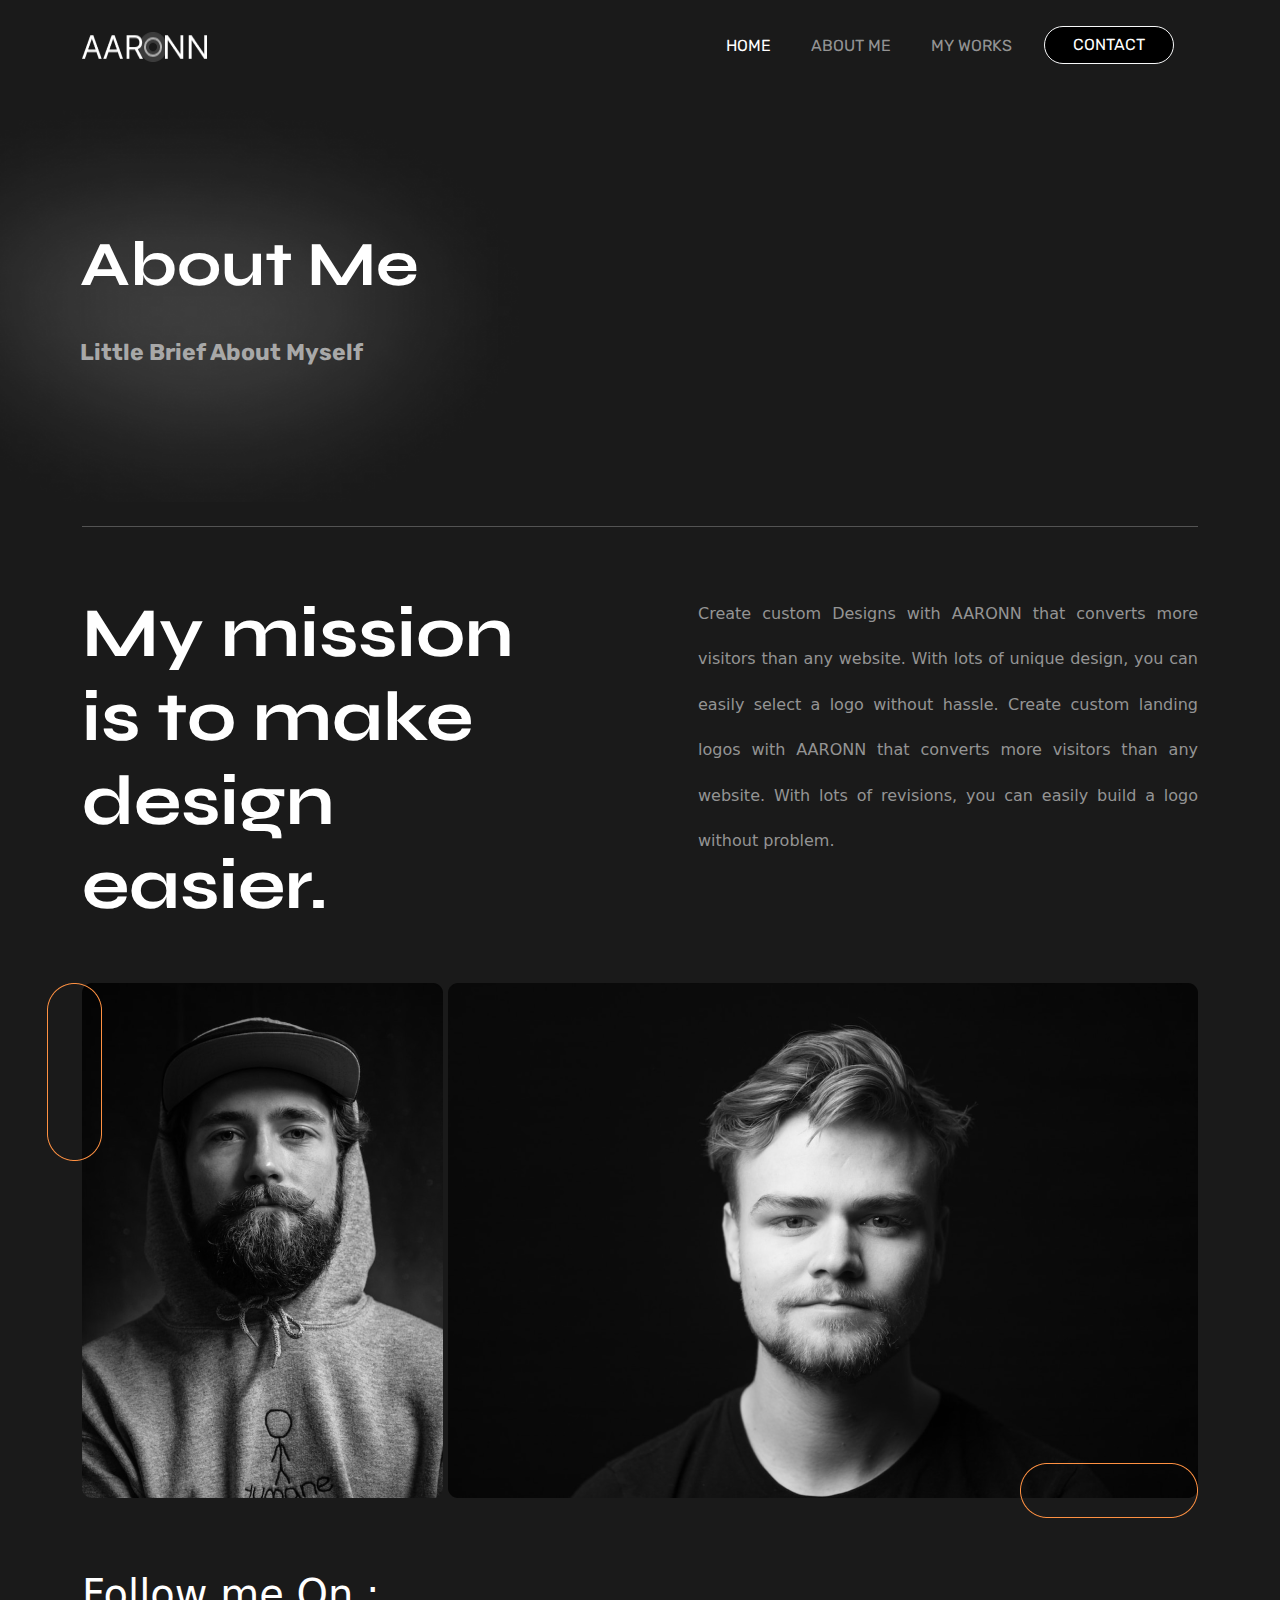
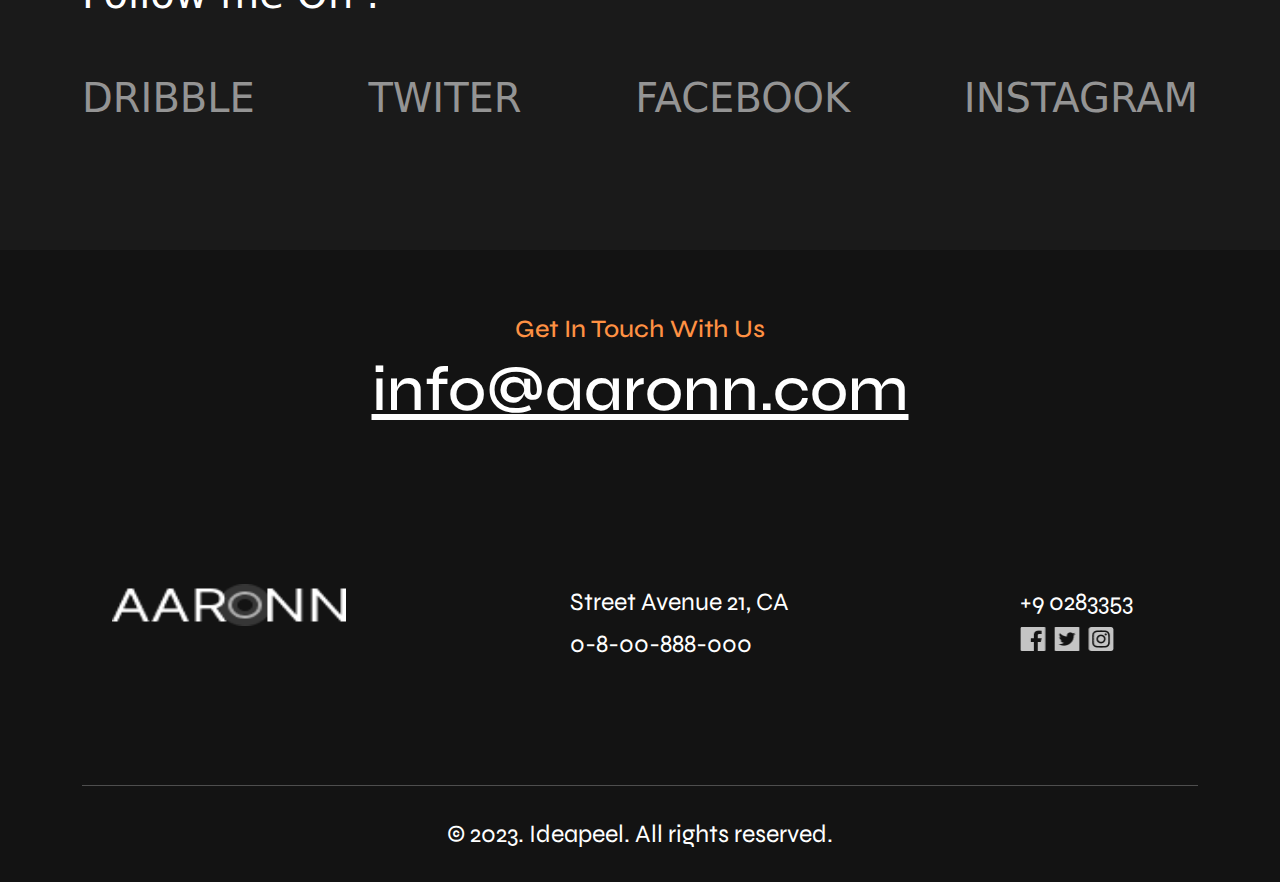
<file: about-me.html>
<!doctype html>
<html lang="en">
    <head>
        <meta charset="utf-8">
        <meta name="viewport" content="width=device-width, initial-scale=1">
        <title>About Me</title>
        <link href="https://cdn.jsdelivr.net/npm/bootstrap@5.3.3/dist/css/bootstrap.min.css" rel="stylesheet" integrity="sha384-QWTKZyjpPEjISv5WaRU9OFeRpok6YctnYmDr5pNlyT2bRjXh0JMhjY6hW+ALEwIH" crossorigin="anonymous">
        <link rel="preconnect" href="https://fonts.googleapis.com">
        <link rel="preconnect" href="https://fonts.gstatic.com" crossorigin>
        <link href="https://fonts.googleapis.com/css2?family=Inter:ital,opsz,wght@0,14..32,100..900;1,14..32,100..900&family=Rubik:ital,wght@0,300..900;1,300..900&family=Syne:wght@400..800&display=swap" rel="stylesheet">
        <link rel="stylesheet" href="style.css" type="text/css">
    </head>

  <body>
    <nav id="home" class="navbar navbar-expand-lg mt-3" data-bs-theme="dark">
      <div class="container">
          <a class="navbar-brand">
              <img src="img/Brand-logo.png" alt="Logo" width="125" height="30" class="d-inline-block align-text-top">
          </a>
          <button class="navbar-toggler" type="button" data-bs-toggle="collapse" data-bs-target="#navbarNav" aria-controls="navbarNav" aria-expanded="false" aria-label="Toggle navigation">
              <span class="navbar-toggler-icon"></span>
          </button>
          <div class="collapse navbar-collapse" id="navbarNav">
              <ul class="navbar-nav ms-auto">
                  <li class="nav-item me-4">
                      <a class="nav-link active" aria-current="page" href="index.html#home">HOME</a>
                  </li>
                  <li class="nav-item me-4">
                      <a class="nav-link" href="about-me.html">ABOUT ME</a>
                  </li>
                  <li class="nav-item me-4">
                      <a class="nav-link" href="works.html">MY WORKS</a>
                  </li>
                  <li class="nav-item me-4">
                      <a type="button" href="contact-me.html" class="btn btn-outline-light text-white rounded-pill custom-width">CONTACT</a>
                  </li>
              </ul>
          </div>
      </div>
    </nav>            

    <div id="about" class="about">
      <div class="row">
          <div class="col-md-6 text-align" style="margin-left: 80px;">
              <br>
              <h1><b>About Me</b></h1>
              <br>
              <p><b>Little Brief About Myself</b></p> 
          </div>
          <div class="col-md-3" style="margin-left: 90px;">
          </div>
      </div>
    </div>

    <div class="aboutlist">
      <div class="container mt-4">
          <hr style="color: white;">
          <br>
          <br>
          <div class="d-flex gap-5 justify-content-between flex-wrap">
            <div class="">
              <h1 style="font-size: 70px">
              My mission
              <br> is to make
              <br> design 
              <br> easier.
              </h1>
            </div>
            <div class="col-md-3" style="width: 500px">
              <p style="color: #949494; line-height: 1.2cm; text-align: justify">
                Create custom Designs with AARONN that converts more visitors than
                any website. With lots of unique design, you can easily select a
                logo without hassle. Create custom landing logos with AARONN that
                converts more visitors than any website. With lots of revisions, you
                can easily build a logo without problem.
              </p>
            </div>
          </div>
      </div>
    </div>

    <br /><br />

    <div class="container">
      <div class="d-flex gap-5 justify-content-between">
        <div class="image-container" style="position: relative">
          <!-- Add z-index to rectangle to place it above vector -->
          <img src="./img/bulat-atas.png" alt="" class="rectangle" style="right: -20px; position: absolute; z-index: 2">
          <img src="./img/Vector.png" alt="" class="vector" style="position: absolute; z-index: 1">
        </div>
        <div class="image-container" style="position: relative;">
          <img src="./img/Rectangle 363.png" alt="" class="rectangle" style="bottom: -20px; right: 0px; position: absolute; z-index: 2">
          <img src="./img/Vector (1).png" alt="" class="vector">
        </div>
      </div>
    </div>
    

    <br><br>
    <div class="container py-4" style="font-family:  sans-serif,; color: #FFFFFF;" >
      <h1>Follow me On :</h1>
    </div>

    <div class="container py-4 d-flex justify-content-between" style="color: #949494;">
        <h1>DRIBBLE</h1>
        <h1>TWITER</h1>
        <H1>FACEBOOK</H1>
        <h1>INSTAGRAM</h1>
    </div>


    <br><br>
    <div id="contact" class="contact mt-5">
        <div class="container">
            <h3>Get In Touch With Us</p>
            <h1><u>info@aaronn.com</u></h1>
            <br>
            <br>
            <div class="row" style="padding: 100px 30px;">
                <div class="col-md-4">
                    <img src="img/Brand-logo.png" alt="Logo" width="234" height="42">
                </div>
                <div class="col-md-4" style="padding-left:110px">
                    <p>Street Avenue 21, CA</p>
                    <p>0-8-00-888-000</p>
                </div>
                <div class="col-md-4" style="padding-left:200px">
                    <p>+9 0283353</p>
                    <img src="img/Group 6.png" alt="Logo" width="94" height="24">
                </div>
            </div>
            <hr style="color: white;">
            <p class="footer">© 2023. Ideapeel. All rights reserved. </p>
            <br>
        </div>
    </div>

    <script
      src="https://cdn.jsdelivr.net/npm/bootstrap@5.3.3/dist/js/bootstrap.bundle.min.js"
      integrity="sha384-wQNH0Q7YTdFd4fG93VbHO7pxJxiBlpZ9jURyF45zd6z4CdTMSguf7MtrKpsDxiKN"
      crossorigin="anonymous"
    ></script>
  </body>
</html>
</file>
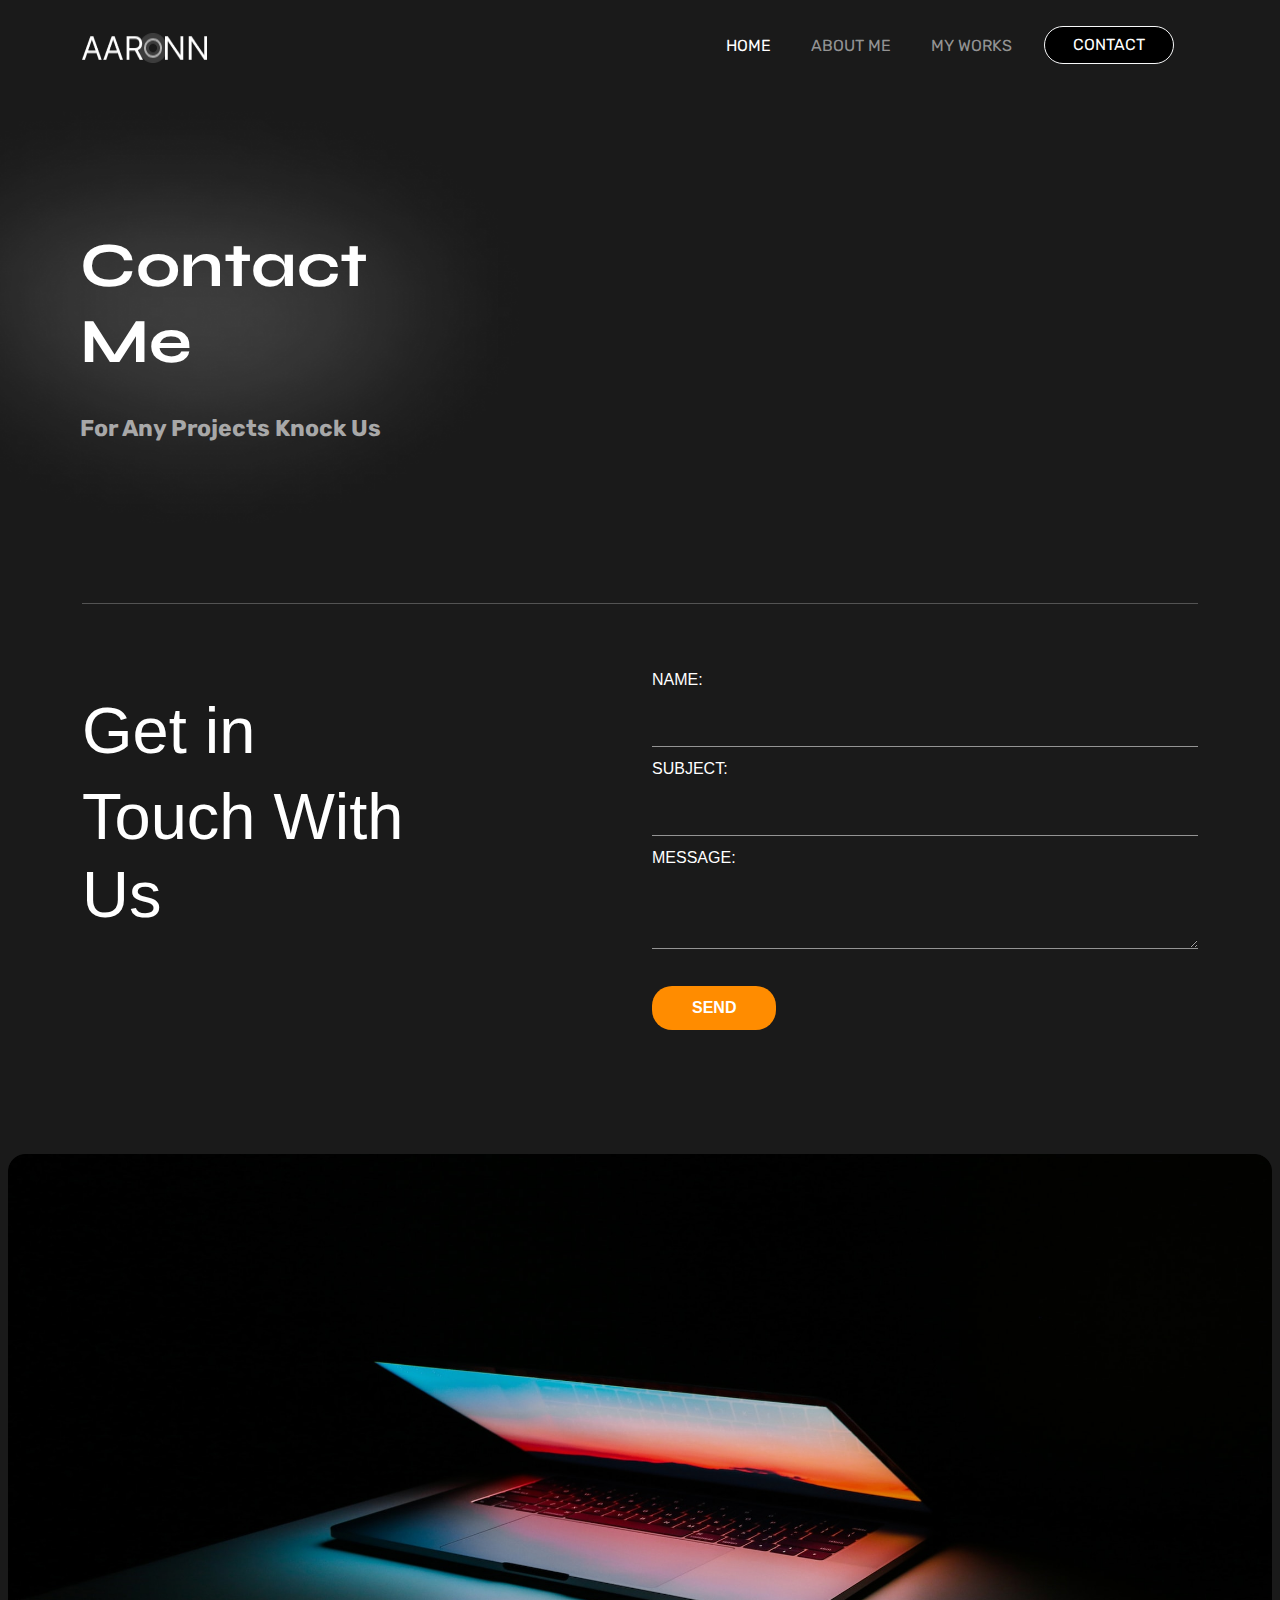
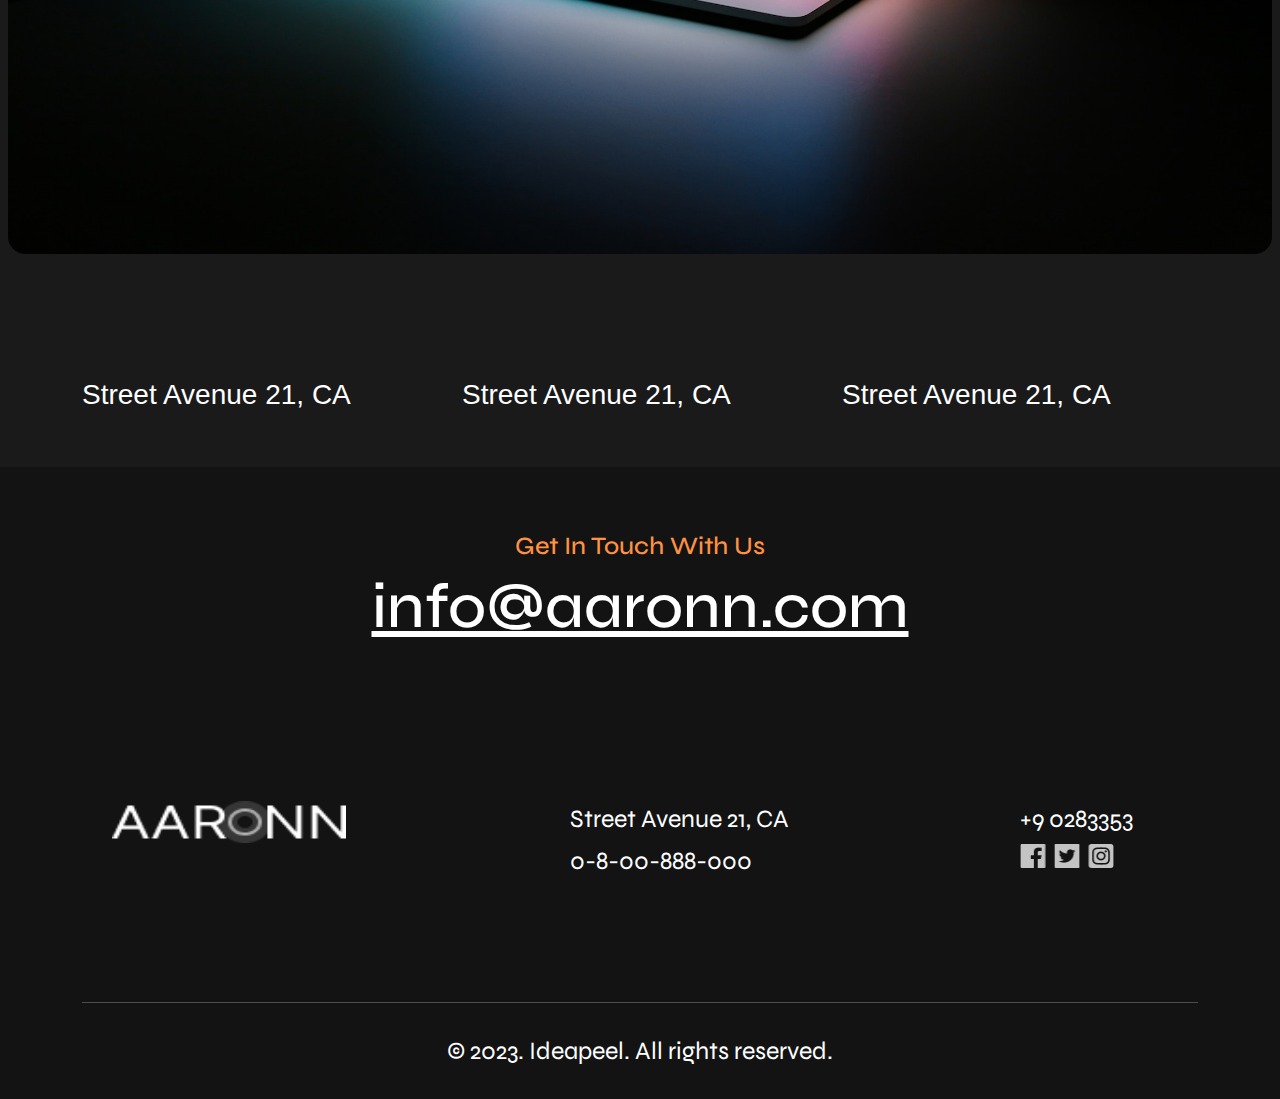
<file: contact-me.html>
<!doctype html>
<html lang="en">
    <head>
        <meta charset="utf-8">
        <meta name="viewport" content="width=device-width, initial-scale=1">
        <title>Contact Me</title>
        <link href="https://cdn.jsdelivr.net/npm/bootstrap@5.3.3/dist/css/bootstrap.min.css" rel="stylesheet" integrity="sha384-QWTKZyjpPEjISv5WaRU9OFeRpok6YctnYmDr5pNlyT2bRjXh0JMhjY6hW+ALEwIH" crossorigin="anonymous">
        <link rel="preconnect" href="https://fonts.googleapis.com">
        <link rel="preconnect" href="https://fonts.gstatic.com" crossorigin>
        <link href="https://fonts.googleapis.com/css2?family=Rubik:ital,wght@0,300..900;1,300..900&family=Syne:wght@400..800&display=swap" rel="stylesheet">
        <link rel="stylesheet" href="style.css" type="text/css">
        <link rel="stylesheet" href="contact-me.css" type="text/css">
    </head>

    <body>
            <nav id="home" class="navbar navbar-expand-lg mt-3" data-bs-theme="dark">
                <div class="container">
                    <a class="navbar-brand">
                        <img src="img/Brand-logo.png" alt="Logo" width="125" height="30" class="d-inline-block align-text-top">
                    </a>
                    <button class="navbar-toggler" type="button" data-bs-toggle="collapse" data-bs-target="#navbarNav" aria-controls="navbarNav" aria-expanded="false" aria-label="Toggle navigation">
                        <span class="navbar-toggler-icon"></span>
                    </button>
                    <div class="collapse navbar-collapse" id="navbarNav">
                        <ul class="navbar-nav ms-auto">
                            <li class="nav-item me-4">
                                <a class="nav-link active" aria-current="page" href="index.html">HOME</a>
                            </li>
                            <li class="nav-item me-4">
                                <a class="nav-link" href="about-me.html">ABOUT ME</a>
                            </li>
                            <li class="nav-item me-4">
                                <a class="nav-link" href="works.html">MY WORKS</a>
                            </li>
                            <li class="nav-item me-4">
                                <a type="button" href="contact-me.html" class="btn btn-outline-light text-white rounded-pill custom-width">CONTACT</a>
                            </li>
                        </ul>
                    </div>
                </div>
            </nav> 
            
            
            <div id="contact1" class="contact1">
                <div class="row">
                    <div class="col-md-6 text-align" style="margin-left: 80px;">
                        <br>
                        <h1><b>Contact Me</b></h1>
                        <br>
                        <p><b>For Any Projects Knock Us</b></p> 
                    </div>
                    <div class="col-md-3" style="margin-left: 90px;">
                    </div>
                </div>
            </div>
            
            <div id="contact1">
                <div class="container mt-4">
                    <hr style="color: white;">
                    <br>
                    <br>
                    <div class="row">
                        <div class="col-md-6 text-align">
                            <br>
                            <h1 class="text-white" style="font-size: 65px; ">Get in</h1>
                            <h1 class="text-white" style="font-size: 65px;">Touch With <br> Us</h1>
                            <br>
                        </div>
                        <div class="col-md-6">
                            <form action="/action_page.php">
                                <label for="name">NAME:</label><br>
                                <input type="text" id="name" name="name"><br>
                            
                                <label for="subject">SUBJECT:</label><br>
                                <input type="text" id="subject" name="subject"><br>
                            
                                <label for="message">MESSAGE:</label><br>
                                <textarea id="message" name="message"></textarea><br>
                            
                                <input type="submit" value="SEND">
                            </form>
                        </div>
                    </div>
                </div>
            </div>

            <div class="container d-flex justify-content-center align-items-center" style="height: 100vh;">
                <img src="./img/Rectangle 6.png" class="mt-5 rounded-3" alt="" style="height: 700px;">
            </div>

            <br>
            <br>

            <div class="container">
                <div class="row">
                    <div class="col-4">
                        <h3>Street Avenue 21, CA</h3>
                    </div>
                    <div class="col-4">
                        <h3>Street Avenue 21, CA</h3>
                    </div>
                    <div class="col-4">
                        <h3>Street Avenue 21, CA</h3>
                    </div>
                </div>
            </div>
            
            <div id="contact" class="contact mt-5">
                <div class="container">
                    <h3>Get In Touch With Us</p>
                    <h1><u>info@aaronn.com</u></h1>
                    <br>
                    <br>
                    <div class="row" style="padding: 100px 30px;">
                        <div class="col-md-4">
                            <img src="img/Brand-logo.png" alt="Logo" width="234" height="42">
                        </div>
                        <div class="col-md-4" style="padding-left:110px">
                            <p>Street Avenue 21, CA</p>
                            <p>0-8-00-888-000</p>
                        </div>
                        <div class="col-md-4" style="padding-left:200px">
                            <p>+9 0283353</p>
                            <img src="img/Group 6.png" alt="Logo" width="94" height="24">
                        </div>
                    </div>
                    <hr style="color: white;">
                    <p class="footer">© 2023. Ideapeel. All rights reserved. </p>
                    <br>
                </div>
            </div>
            
    </body>
    
    <script src="https://cdn.jsdelivr.net/npm/@popperjs/core@2.11.8/dist/umd/popper.min.js" integrity="sha384-I7E8VVD/ismYTF4hNIPjVp/Zjvgyol6VFvRkX/vR+Vc4jQkC+hVqc2pM8ODewa9r" crossorigin="anonymous"></script>
    <script src="https://cdn.jsdelivr.net/npm/bootstrap@5.3.3/dist/js/bootstrap.min.js" integrity="sha384-0pUGZvbkm6XF6gxjEnlmuGrJXVbNuzT9qBBavbLwCsOGabYfZo0T0to5eqruptLy" crossorigin="anonymous"></script>

</html>
</file>
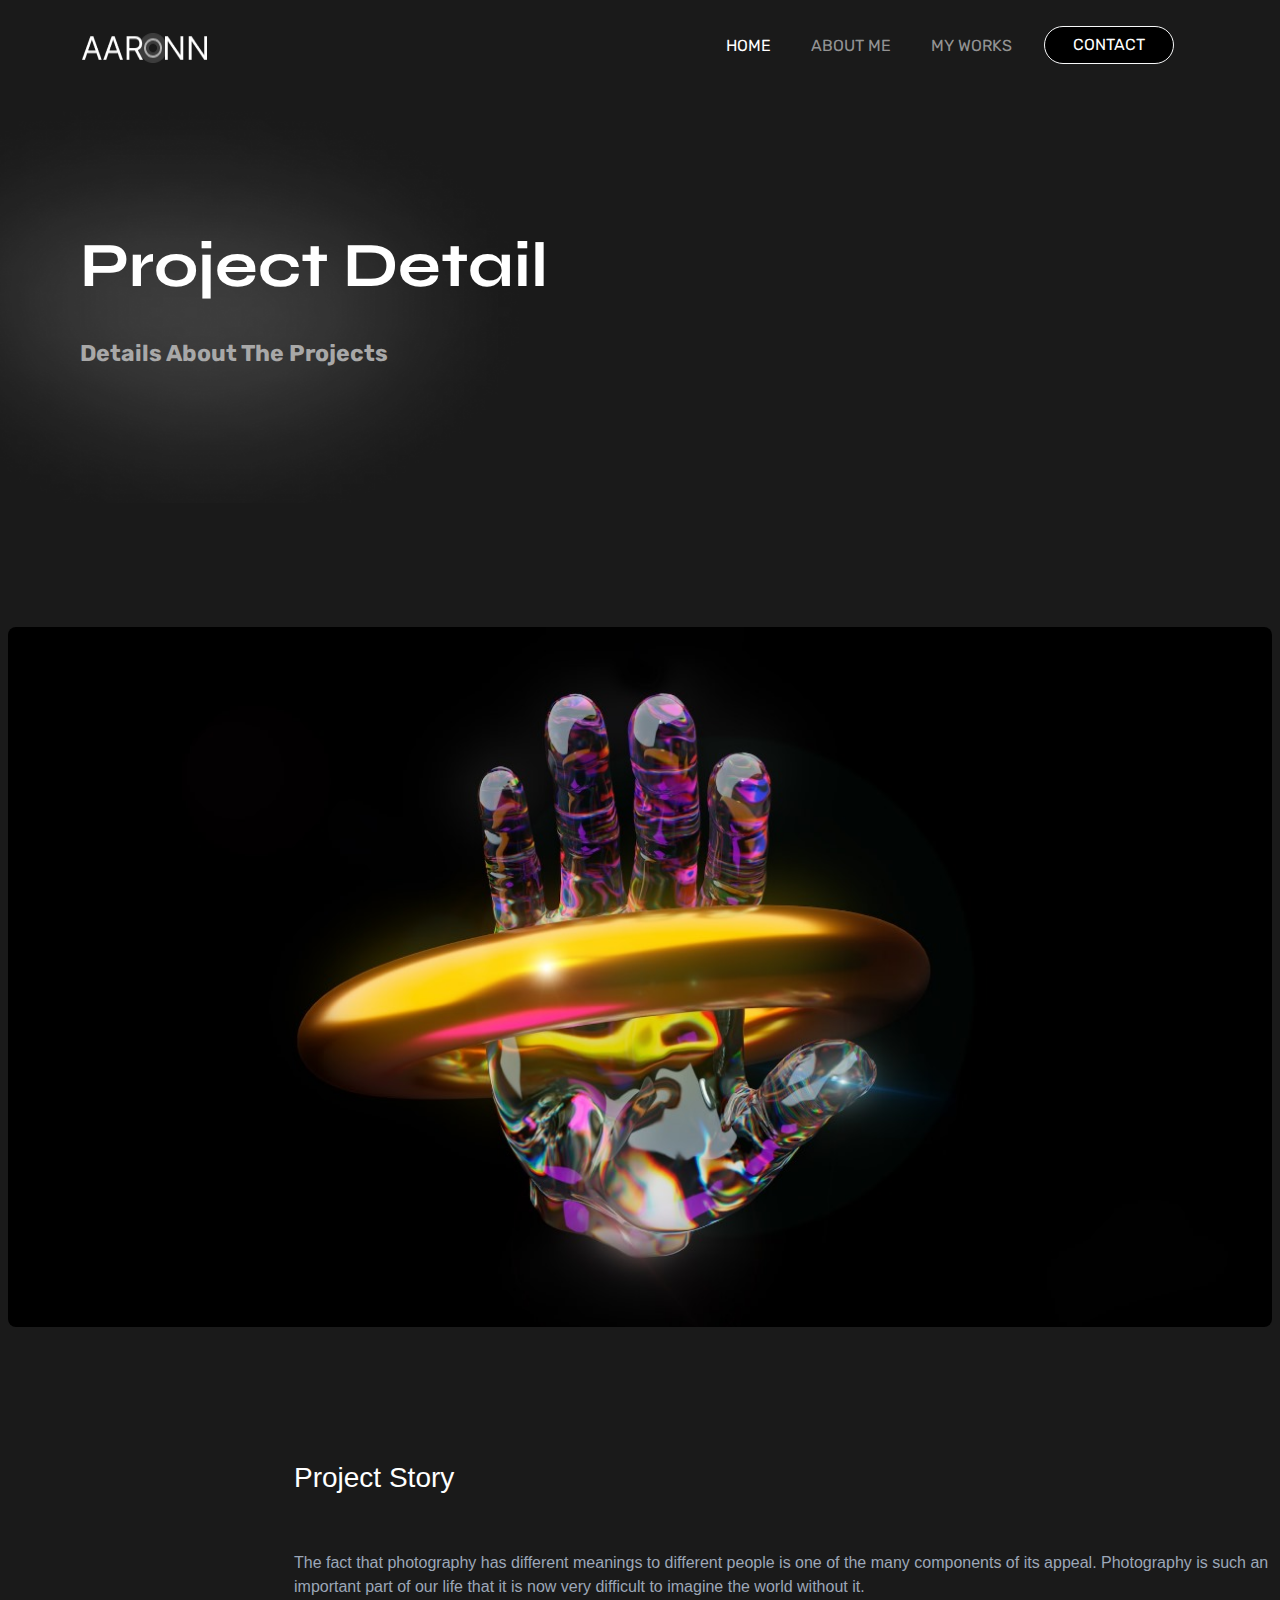
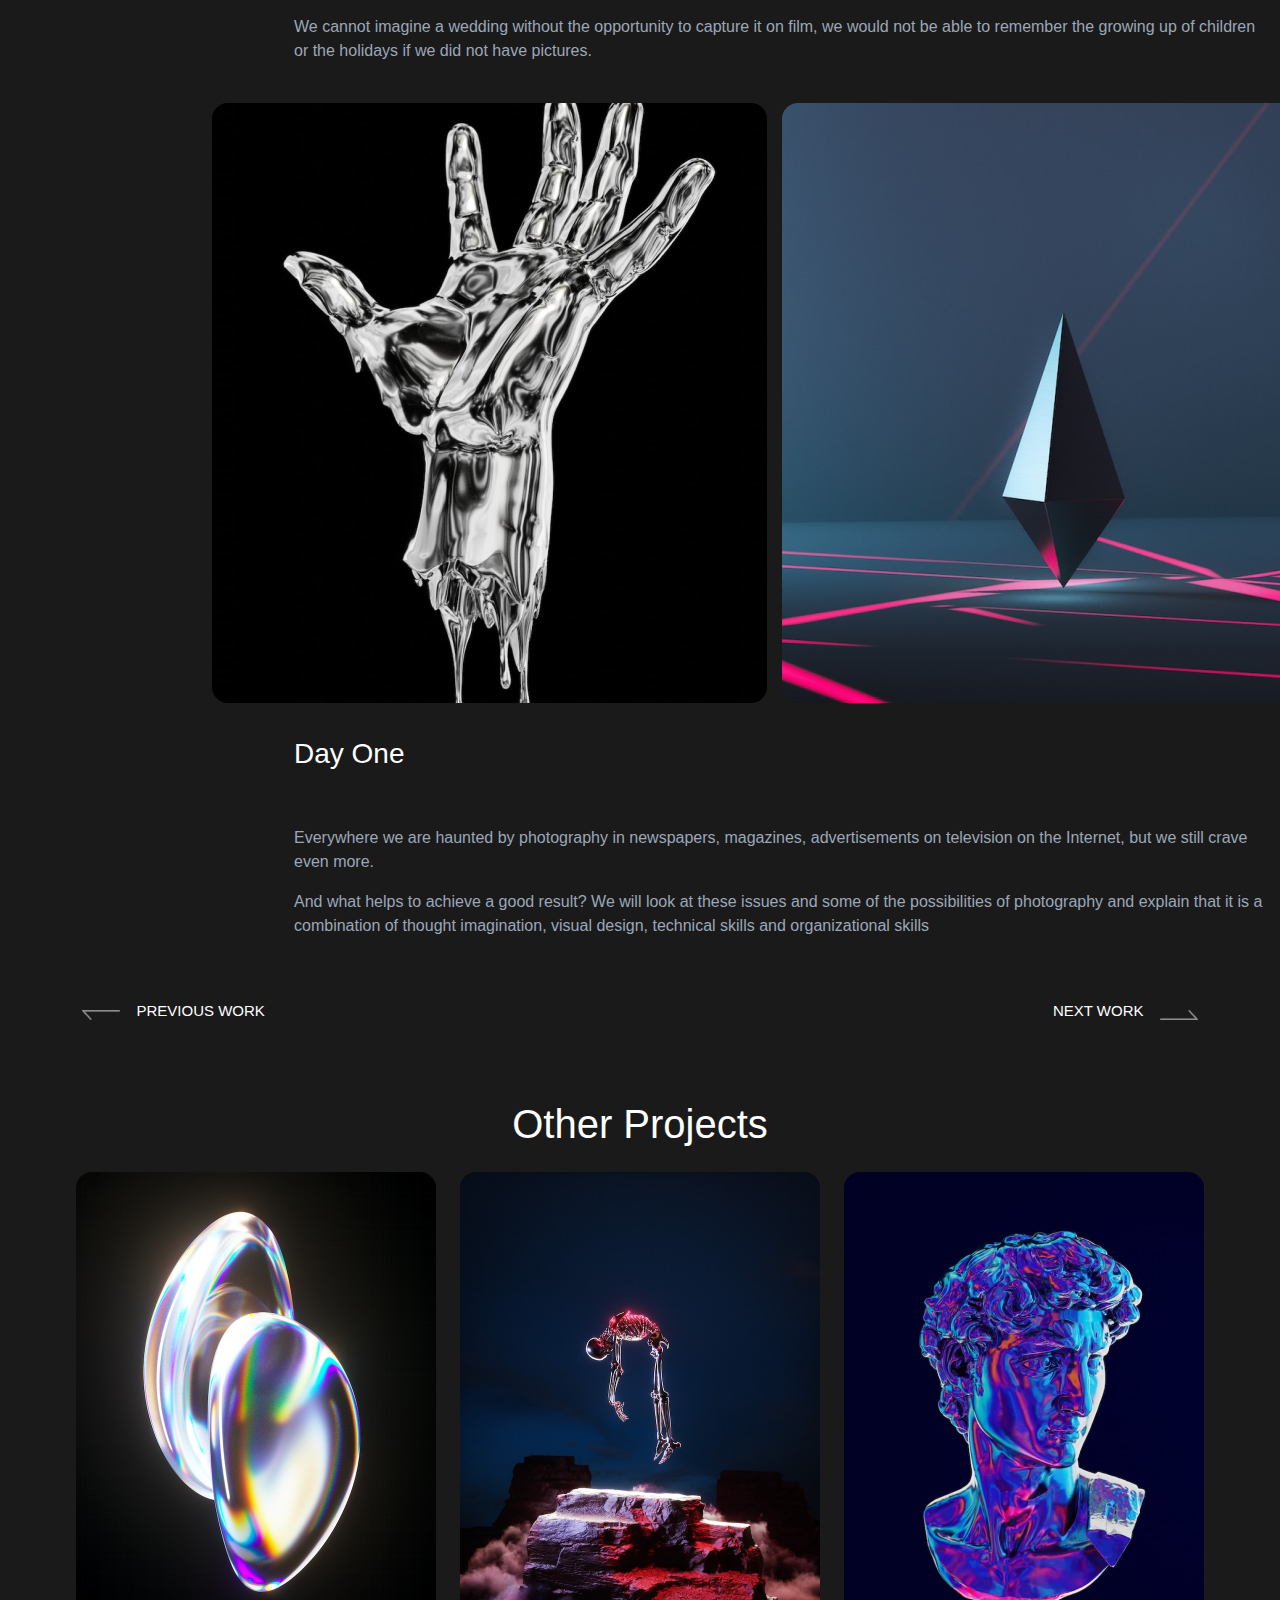
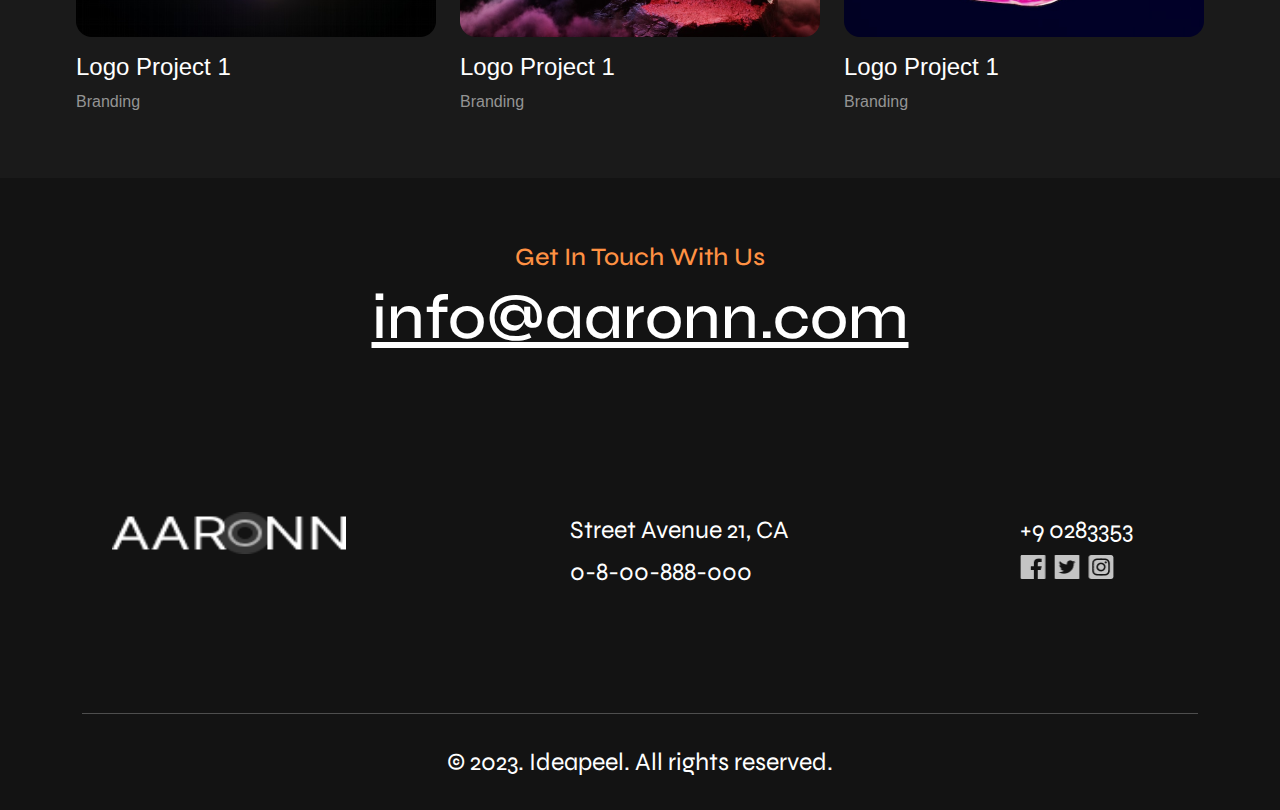
<file: project-detail.html>
<!doctype html>
<html lang="en">
    <head>
        <meta charset="utf-8">
        <meta name="viewport" content="width=device-width, initial-scale=1">
        <title>Project Detail</title>
        <link href="https://cdn.jsdelivr.net/npm/bootstrap@5.3.3/dist/css/bootstrap.min.css" rel="stylesheet" integrity="sha384-QWTKZyjpPEjISv5WaRU9OFeRpok6YctnYmDr5pNlyT2bRjXh0JMhjY6hW+ALEwIH" crossorigin="anonymous">
        <link rel="preconnect" href="https://fonts.googleapis.com">
        <link rel="preconnect" href="https://fonts.gstatic.com" crossorigin>
        <link href="https://fonts.googleapis.com/css2?family=Inter:ital,opsz,wght@0,14..32,100..900;1,14..32,100..900&family=Rubik:ital,wght@0,300..900;1,300..900&family=Syne:wght@400..800&display=swap" rel="stylesheet">
        <link rel="stylesheet" href="style.css" type="text/css">
        <link rel="stylesheet" href="project-detail.css" type="text/css">
    </head>

    <body>
            <nav id="home" class="navbar navbar-expand-lg mt-3" data-bs-theme="dark">
                <div class="container">
                    <a class="navbar-brand">
                        <img src="img/Brand-logo.png" alt="Logo" width="125" height="30" class="d-inline-block align-text-top">
                    </a>
                    <button class="navbar-toggler" type="button" data-bs-toggle="collapse" data-bs-target="#navbarNav" aria-controls="navbarNav" aria-expanded="false" aria-label="Toggle navigation">
                        <span class="navbar-toggler-icon"></span>
                    </button>
                    <div class="collapse navbar-collapse" id="navbarNav">
                        <ul class="navbar-nav ms-auto">
                            <li class="nav-item me-4">
                                <a class="nav-link active" aria-current="page" href="index.html">HOME</a>
                            </li>
                            <li class="nav-item me-4">
                                <a class="nav-link" href="about.html">ABOUT ME</a>
                            </li>
                            <li class="nav-item me-4">
                                <a class="nav-link" href="works.html">MY WORKS</a>
                            </li>
                            <li class="nav-item me-4">
                                <a type="button" href="contact-me.html" class="btn btn-outline-light text-white rounded-pill custom-width">CONTACT</a>
                            </li>
                        </ul>
                    </div>
                </div>
            </nav>

            <div id="work" class="works">
              <div class="row">
                  <div class="col-md-6 text-align" style="margin-left: 80px;">
                      <br>
                      <h1><b>Project Detail</b></h1>
                      <br>
                      <p><b>Details About The Projects</b></p> 
                  </div>
                  <div class="col-md-3" style="margin-left: 90px;">
                  </div>
              </div>
          </div>

          <div class="container d-flex justify-content-center align-items-center" style="height: 100vh">
            <hr style="color: white;">
            <img src="./img/imagepj.jpg" class="mt-5 rounded-3" alt="" style="height: 700px"/>
          </div>

          <br>
          <br>

          <div id="pjstory" class="story">
            <div class="container">
              <div class="container" style="margin: 10px 200px; max-width: 1000px">
                <h3>Project Story</h3>
                <br /><br />
                <p style="color: #9ca7b8">
                  The fact that photography has different meanings to different people
                  is one of the many components of its appeal. Photography is such an
                  important part of our life that it is now very difficult to imagine
                  the world without it.
                </p>
                <p style="color: #9ca7b8">
                  We cannot imagine a wedding without the opportunity to capture it on
                  film, we would not be able to remember the growing up of children or
                  the holidays if we did not have pictures.
                </p>
              </div>
            </div>
          </div>

          <div class="container py-4" style="margin: 10px 200px">
            <div class="row justify-content-center">
              <div class="col-6">
                <img src="./img/Rectangle 6473.png" alt="" />
              </div>
              <div class="col-6">
                <img src="./img/Rectangle 6474.png" alt="" />
              </div>
            </div>
          </div>

          <div class="container">
            <div class="container" style="margin: 10px 200px; max-width: 1000px">
              <h3>Day One</h3>
              <br /><br />
              <p style="color: #9ca7b8">
                  Everywhere we are haunted by photography in newspapers, magazines, advertisements on television on the Internet, but we still crave even more. 
              </p>
              <p style="color: #9ca7b8">
                  And what helps to achieve a good result? We will look at these issues and some of the possibilities of photography and explain that it is a combination of thought imagination, visual design, technical skills and organizational skills
              </p>
            </div>
          </div>

          <br>

          <div class="container my-4">
              <div class="d-flex justify-content-between">
                  <div class="d-flex align-items-center">
                      <img src="./img/Arrow left.png" style="height: 10px;" alt="">
                      <h5 class="mx-3 text-capitalize" style="font-size: 15px;">PREVIOUS WORK</h5>    
                  </div>
                  <div class="d-flex align-items-center">
                      <h5 class="mx-3 text-capitalize" style="font-size: 15px;">NEXT WORK</h5>    
                      <img src="./img/Arrow right.png" style="height: 10px;" alt="">

                  </div>
              </div>
          </div>

          <br><br>
          
          <h1 class="text-center">
              Other Projects
          </h1>

          <div class="container">
              <div class="d-flex justify-content-center gap-4 mt-4">
                  <div>
                      <img src="./img/Rectangle 6475.png" alt="">
                      <h4 class="mt-3 text-white">Logo Project 1</h4>
                      <p style="color: #949494;">Branding</p>
                  </div>
                  <div>
                      <img src="./img/Rectangle 6476.png" alt="">
                      <h4 class="mt-3 text-white">Logo Project 1</h4>
                      <p style="color: #949494;">Branding</p>
                  </div>
                  <div>
                      <img src="./img/Rectangle 6477.png" alt="">
                      <h4 class="mt-3 text-white">Logo Project 1</h4>
                      <p style="color: #949494;">Branding</p>
                  </div>
              </div>
          </div>

          <div id="contact" class="contact mt-5">
              <div class="container">
                  <h3>Get In Touch With Us</p>
                  <h1><u>info@aaronn.com</u></h1>
                  <br>
                  <br>
                  <div class="row" style="padding: 100px 30px;">
                      <div class="col-md-4">
                          <img src="img/Brand-logo.png" alt="Logo" width="234" height="42">
                      </div>
                      <div class="col-md-4" style="padding-left:110px">
                          <p>Street Avenue 21, CA</p>
                          <p>0-8-00-888-000</p>
                      </div>
                      <div class="col-md-4" style="padding-left:200px">
                          <p>+9 0283353</p>
                          <img src="img/Group 6.png" alt="Logo" width="94" height="24">
                      </div>
                  </div>
                  <hr style="color: white;">
                  <p class="footer">© 2023. Ideapeel. All rights reserved. </p>
                  <br>
              </div>
          </div>
    </body>

    <script src="https://cdn.jsdelivr.net/npm/@popperjs/core@2.11.8/dist/umd/popper.min.js" integrity="sha384-I7E8VVD/ismYTF4hNIPjVp/Zjvgyol6VFvRkX/vR+Vc4jQkC+hVqc2pM8ODewa9r"crossorigin="anonymous"></script>
    <script src="https://cdn.jsdelivr.net/npm/bootstrap@5.3.3/dist/js/bootstrap.min.js" integrity="sha384-0pUGZvbkm6XF6gxjEnlmuGrJXVbNuzT9qBBavbLwCsOGabYfZo0T0to5eqruptLy" crossorigin="anonymous"></script>
</html>
</file>
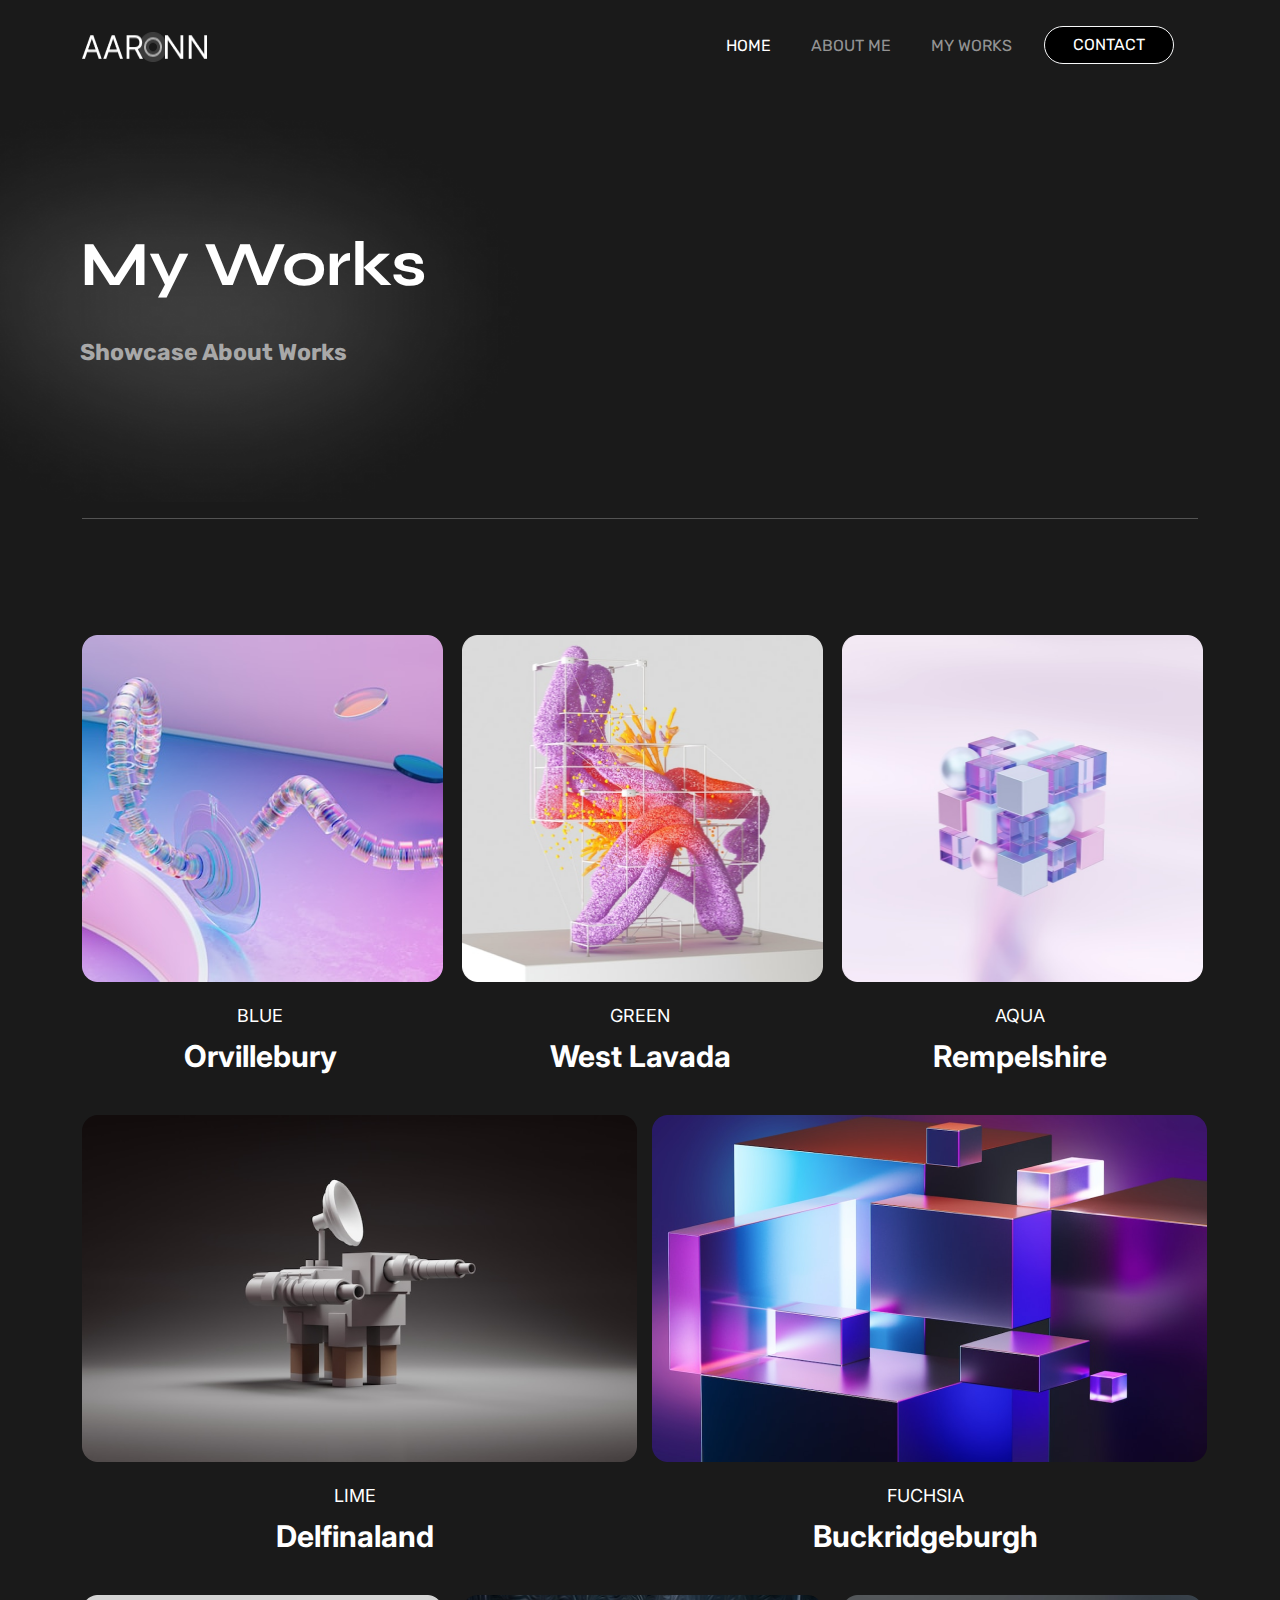
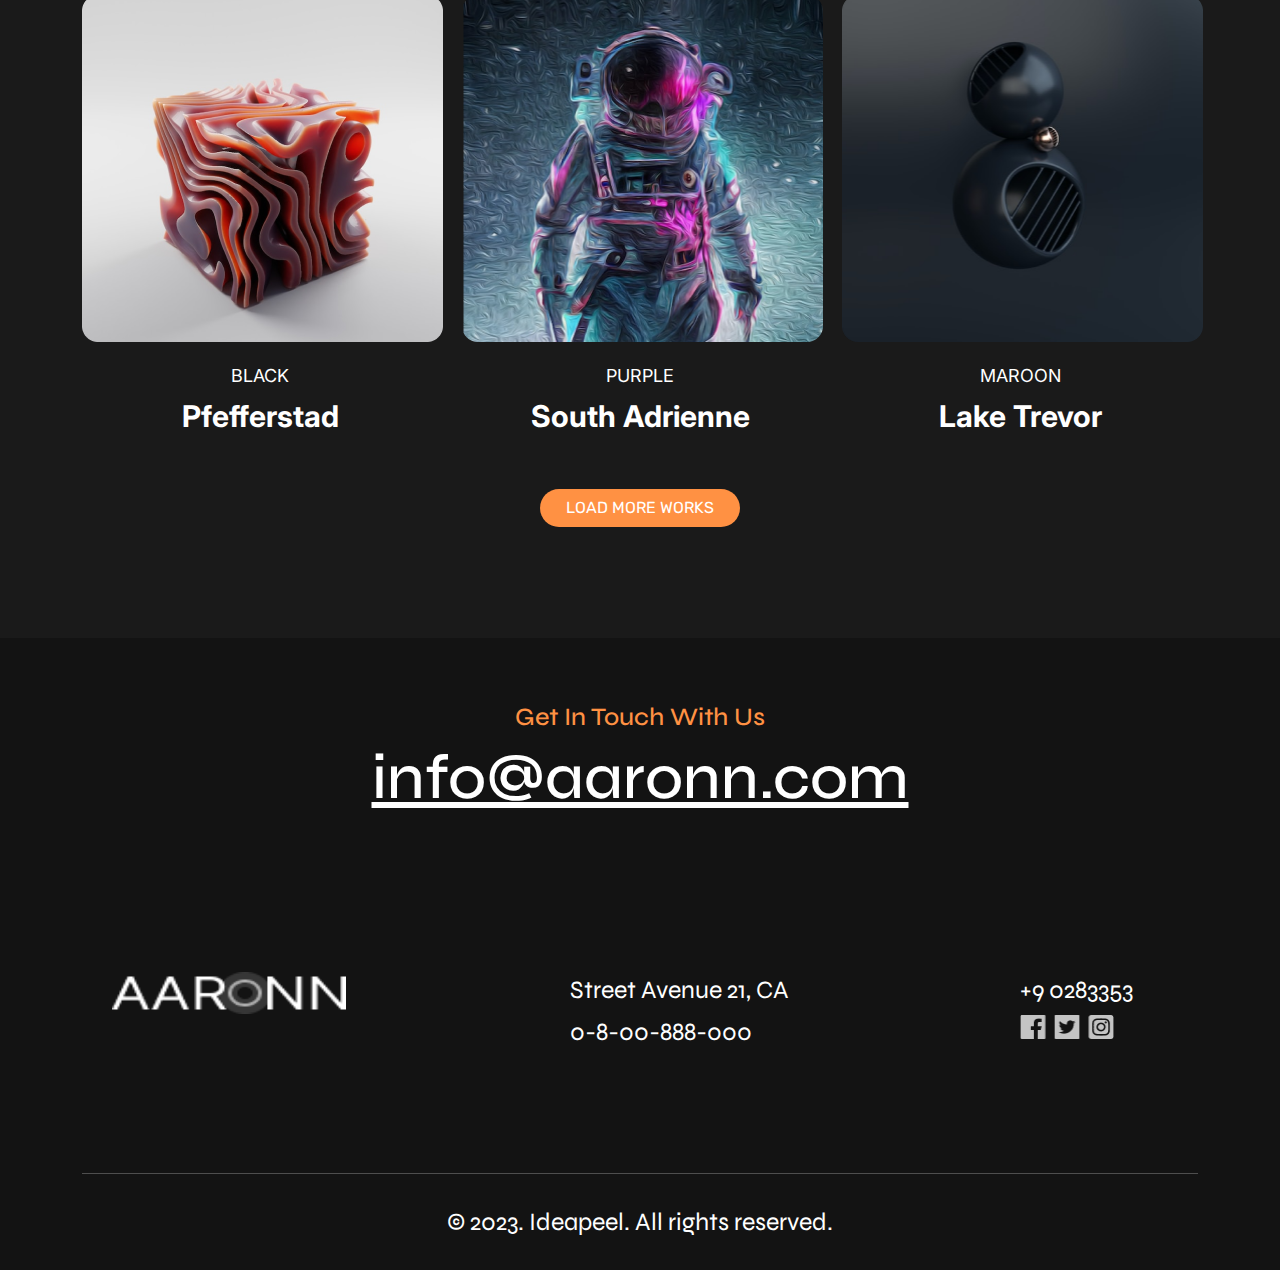
<file: works.html>
<!doctype html>
<html lang="en">
    <head>
        <meta charset="utf-8">
        <meta name="viewport" content="width=device-width, initial-scale=1">
        <title>My Works</title>
        <link href="https://cdn.jsdelivr.net/npm/bootstrap@5.3.3/dist/css/bootstrap.min.css" rel="stylesheet" integrity="sha384-QWTKZyjpPEjISv5WaRU9OFeRpok6YctnYmDr5pNlyT2bRjXh0JMhjY6hW+ALEwIH" crossorigin="anonymous">
        <link rel="preconnect" href="https://fonts.googleapis.com">
        <link rel="preconnect" href="https://fonts.gstatic.com" crossorigin>
        <link href="https://fonts.googleapis.com/css2?family=Inter:ital,opsz,wght@0,14..32,100..900;1,14..32,100..900&family=Rubik:ital,wght@0,300..900;1,300..900&family=Syne:wght@400..800&display=swap" rel="stylesheet">
        <link rel="stylesheet" href="style.css" type="text/css">
    </head>

    <body>
            <nav id="home" class="navbar navbar-expand-lg mt-3" data-bs-theme="dark">
                <div class="container">
                    <a class="navbar-brand">
                        <img src="img/Brand-logo.png" alt="Logo" width="125" height="30" class="d-inline-block align-text-top">
                    </a>
                    <button class="navbar-toggler" type="button" data-bs-toggle="collapse" data-bs-target="#navbarNav" aria-controls="navbarNav" aria-expanded="false" aria-label="Toggle navigation">
                        <span class="navbar-toggler-icon"></span>
                    </button>
                    <div class="collapse navbar-collapse" id="navbarNav">
                        <ul class="navbar-nav ms-auto">
                            <li class="nav-item me-4">
                                <a class="nav-link active" aria-current="page" href="index.html#home">HOME</a>
                            </li>
                            <li class="nav-item me-4">
                                <a class="nav-link" href="about-me.html">ABOUT ME</a>
                            </li>
                            <li class="nav-item me-4">
                                <a class="nav-link" href="works.html">MY WORKS</a>
                            </li>
                            <li class="nav-item me-4">
                                <a type="button" href="contact-me.html" class="btn btn-outline-light text-white rounded-pill custom-width">CONTACT</a>
                            </li>
                        </ul>
                    </div>
                </div>
            </nav>            

            <div id="work" class="works">
                <div class="row">
                    <div class="col-md-6 text-align" style="margin-left: 80px;">
                        <br>
                        <h1><b>My Works</b></h1>
                        <br>
                        <p><b>Showcase About Works</b></p> 
                    </div>
                    <div class="col-md-3" style="margin-left: 90px;">

                    </div>
                </div>
            </div>

            <div class="worklist">
                <div class="container text-center">
                    <hr style="color: white;">
                    <div class="row" style="padding-top: 100px;">
                        <div class="col-md-4 text-center">
                            <img src="img/work/Img.png" alt="Logo" width="361" height="347">
                            <p class="color-work">BLUE</p>
                            <p class="work-title">Orvillebury</p>
                        </div>
                        <div class="col-md-4 text-center">
                            <img src="img/work/Image.png" alt="Logo" width="361" height="347">
                            <p class="color-work">GREEN</p>
                            <p class="work-title">West Lavada</p>
                        </div>
                        <div class="col-md-4 text-center">
                            <img src="img/work/Image (1).png" alt="Logo" width="361" height="347">
                            <p class="color-work">AQUA</p>
                            <p class="work-title">Rempelshire</p>
                        </div>
                    </div>
            
                    <div class="row" style="padding-top: 20px;">
                        <div class="col-md-6 text-center">
                            <img src="img/work/Image (2).png" alt="Logo" width="555" height="347">
                            <p class="color-work">LIME</p>
                            <p class="work-title">Delfinaland</p>
                        </div>
                        <div class="col-md-6 text-center">
                            <img src="img/work/Image (3).png" alt="Logo" width="555" height="347">
                            <p class="color-work">FUCHSIA</p>
                            <p class="work-title">Buckridgeburgh</p>
                        </div>
                    </div>

                    <div class="row" style="padding-top: 20px;">
                        <div class="col-md-4 text-center">
                            <img src="img/work/Image (4).png" alt="Logo" width="361" height="347">
                            <p class="color-work">BLACK</p>
                            <p class="work-title">Pfefferstad</p>
                        </div>
                        <div class="col-md-4 text-center">
                            <img src="img/work/Img (1).png" alt="Logo" width="361" height="347">
                            <p class="color-work">PURPLE</p>
                            <p class="work-title">South Adrienne</p>
                        </div>
                        <div class="col-md-4 text-center">
                            <img src="img/work/Image (5).png" alt="Logo" width="361" height="347">
                            <p class="color-work">MAROON</p>
                            <p class="work-title">Lake Trevor</p>
                        </div>
                    </div>
                    <button class="btn text-white rounded-pill" type="submit">LOAD MORE WORKS</button> 
                </div>
            </div>
            

            <div id="contact" class="contact">
                <div class="container">
                    <h3>Get In Touch With Us</p>
                    <h1><u>info@aaronn.com</u></h1>
                    <br>
                    <br>
                    <div class="row" style="padding: 100px 30px;">
                        <div class="col-md-4">
                            <img src="img/Brand-logo.png" alt="Logo" width="234" height="42">
                        </div>
                        <div class="col-md-4" style="padding-left:110px">
                            <p>Street Avenue 21, CA</p>
                            <p>0-8-00-888-000</p>
                        </div>
                        <div class="col-md-4" style="padding-left:200px">
                            <p>+9 0283353</p>
                            <img src="img/Group 6.png" alt="Logo" width="94" height="24">
                        </div>
                    </div>
                    <hr style="color: white;">
                    <p class="footer">© 2023. Ideapeel. All rights reserved. </p>
                    <br>
                </div>
            </div>
            
    </body>
    
    <script src="https://cdn.jsdelivr.net/npm/@popperjs/core@2.11.8/dist/umd/popper.min.js" integrity="sha384-I7E8VVD/ismYTF4hNIPjVp/Zjvgyol6VFvRkX/vR+Vc4jQkC+hVqc2pM8ODewa9r" crossorigin="anonymous"></script>
    <script src="https://cdn.jsdelivr.net/npm/bootstrap@5.3.3/dist/js/bootstrap.min.js" integrity="sha384-0pUGZvbkm6XF6gxjEnlmuGrJXVbNuzT9qBBavbLwCsOGabYfZo0T0to5eqruptLy" crossorigin="anonymous"></script>

</html>
</file>
<file: style.css>
* {
    box-sizing: border-box;
}

body {
    background-color: #1a1a1a;
}

.custom-width {
    width: 130px;
}

.nav-item {
    font-family: "Rubik", sans-serif;
}

.nav-item .btn {
    background-color: black;
}

.home {
    background-image: url('img/Vector 8.png');
    background-position: left top;
    background-repeat: no-repeat;
    background-size: 800px 500px;
    font-family: "Syne", sans-serif;
    font-size: 72px;
    padding-top: 10%;
    text-align: center;
    margin-top: auto;
    color: white;
}



.home .btn {
    font-family: "Rubik", sans-serif;
    width: 200px;
    background-color: #ff9143;
}

.about-me {
    background-image: url('img/Vector 8.png');
    background-position: left -200px top;
    background-repeat: no-repeat;
    background-size: 800px 500px;
    padding-top: 10%;
}

.about-me h1 {
    font-family: "Syne", sans-serif;
    font-size: 63px;
    color: white;
}

.about-me p {
    font-family: "Rubik", sans-serif;
    color: #a8a8a8;
    font-size: 23px;
    margin-bottom: 5px;
}

.about-me .btn {
    font-family: "Rubik", sans-serif;
    height: 150;
    width: 250px;
    background-color: #ff9143;
}

.project {
    padding-top: 5%;
}

.project .title {
    padding-top: 15%;
    font-family: "Syne", sans-serif;
    font-size: 72px;
    padding-top: 10%;
    text-align: center;
    margin-top: auto;
    color: white;
}

.project .btn {
    font-family: "Rubik", sans-serif;
    height: 150;
    width: 200px;
    background-color: #ff9143;
}

.project-title {
    font-family: "Syne", sans-serif;
    font-size: 30px;
    color: white;
    margin-bottom: 10px;
}

.client-work {
    font-family: "Rubik", sans-serif;
    color: #606060;
}

.client-name {
    font-family: "Rubik", sans-serif;
    color: white;
}

.client-info {
    display: flex;
    /* Menggunakan flexbox untuk inline */
    align-items: center;
    /* Vertically center align */
}

.project-title-wrapper {
    display: flex;
    /* Menggunakan flexbox */
    align-items: center;
    /* Vertically center align */
    margin: 20px 0;
    /* Jarak atas dan bawah */
}

.project-title-wrapper::after {
    content: "";
    /* Membuat elemen kosong */
    width: 100px;
    /* Lebar garis */
    height: 1px;
    /* Tinggi garis */
    background-color: #ff9143;
    /* Warna garis */
    margin-left: 10px;
    /* Jarak antara judul dan garis */
}

.testimoni {
    background-image: url('img/Vector 8.png');
    background-position: left -200px top;
    background-repeat: no-repeat;
    background-size: 800px 500px;
    padding-top: 10%;
    padding-bottom: 5%;
}

.testimoni h1 {
    font-family: "Syne", sans-serif;
    font-size: 63px;
    color: white;
}

.testimoni h2 {
    font-family: "Syne", sans-serif;
    font-size: 30px;
    color: white;
}

.testimoni p {
    font-family: "Rubik", sans-serif;
    color: #a8a8a8;
    font-size: 18px;
    margin-bottom: 5px;
    text-align: justify;
}

.contact {
    padding-top: 5%;
    background-color: #131313;
}

.contact h1 {
    font-family: "Syne", sans-serif;
    font-size: 63px;
    color: white;
    text-align: center;
}

.contact h3 {
    font-family: "Syne", sans-serif;
    font-size: 25px;
    color: #ff9143;
    text-align: center;
}

.contact p {
    font-family: "Syne", sans-serif;
    color: white;
    font-size: 25px;
    margin-bottom: 5px;
}

.footer {
    font-family: "Syne", sans-serif;
    color: white;
    font-size: 25px;
    margin: 30px;
    text-align: center;
}

.works {
    background-image: url('img/Vector 8.png');
    background-position: left -200px top;
    background-repeat: no-repeat;
    background-size: 800px 500px;
    padding-top: 10%;
    padding-bottom: 10%;
}

.works h1 {
    font-family: "Syne", sans-serif;
    font-size: 63px;
    color: white;
}

.works p {
    font-family: "Rubik", sans-serif;
    color: #a8a8a8;
    font-size: 23px;
    margin-bottom: 5px;
}

.color-work {
    font-family: 'Inter', sans-serif;
    font-size: 18px;
    color: white;
    margin-top: 20px;
    margin-bottom: 5px;
}

.work-title {
    font-family: 'Inter', sans-serif;
    font-size: 30px;
    color: white;
    font-weight: bold;
}

.worklist .btn {
    font-family: "Rubik", sans-serif;
    height: 150;
    width: 200px;
    background-color: #ff9143;
    margin-top: 3%;
    margin-bottom: 10%;
}

.about{
    background-image: url('img/Vector 8.png');
    background-position: left -200px top;
    background-repeat: no-repeat;
    background-size: 800px 500px;
    padding-top: 10%;
    padding-bottom: 10%;
}

.about h1{
    font-family: "Syne", sans-serif;
    font-size: 63px;
    color: white;
}

.about p{
    font-family: "Rubik", sans-serif;
    color: #a8a8a8;
    font-size: 23px;
    margin-bottom: 5px;
}

.aboutlist h1{
    font-family: "Syne", sans-serif;
    font-size: 80px;
    font-weight: 700;
    color: white;
}

.contact1 { 
    background-image: url('img/Vector 8.png');
    background-position: left -200px top;
    background-repeat: no-repeat;
    background-size: 800px 500px;
    padding-top: 10%;
    padding-bottom: 10%;
}

.contact1 h1 {
    font-family: "Syne", sans-serif;
    font-size: 63px;
    color: white;
    padding-right: 40%;
}

.contact1 p {
    font-family: "Rubik", sans-serif;
    color: #a8a8a8;
    font-size: 23px;
    margin-bottom: 5px;
}
</file>
<file: contact-me.css>
body {
    /* background-color: #222; */
    color: #fff;
    font-family: sans-serif;
  }
  input[type="text"], textarea {
    background-color: transparent;
    color: #fff;
    border: none;
    border-bottom: 1px solid #949494;
    padding: 10px;
    width: 100%;
    margin-bottom: 10px;
    margin-top: 10px;
  }
  input[type="submit"] {
    background-color: #ff8c00;
    color: #fff;
    border: none;
    padding: 10px 40px;
    font-weight: bold;
    cursor: pointer;
    border-radius: 20px;
    margin-top: 20px;
  }
</file>
<file: project-detail.css>
body {
    /* background-color: #222; */
    color: #fff;
    font-family: sans-serif;
  }
  input[type="text"], textarea {
    background-color: transparent;
    color: #fff;
    border: none;
    border-bottom: 1px solid #949494;
    padding: 10px;
    width: 100%;
    margin-bottom: 10px;
    margin-top: 10px;
  }
  input[type="submit"] {
    background-color: #ff8c00;
    color: #fff;
    border: none;
    padding: 10px 40px;
    font-weight: bold;
    cursor: pointer;
    border-radius: 20px;
    margin-top: 20px;
  }
</file>
